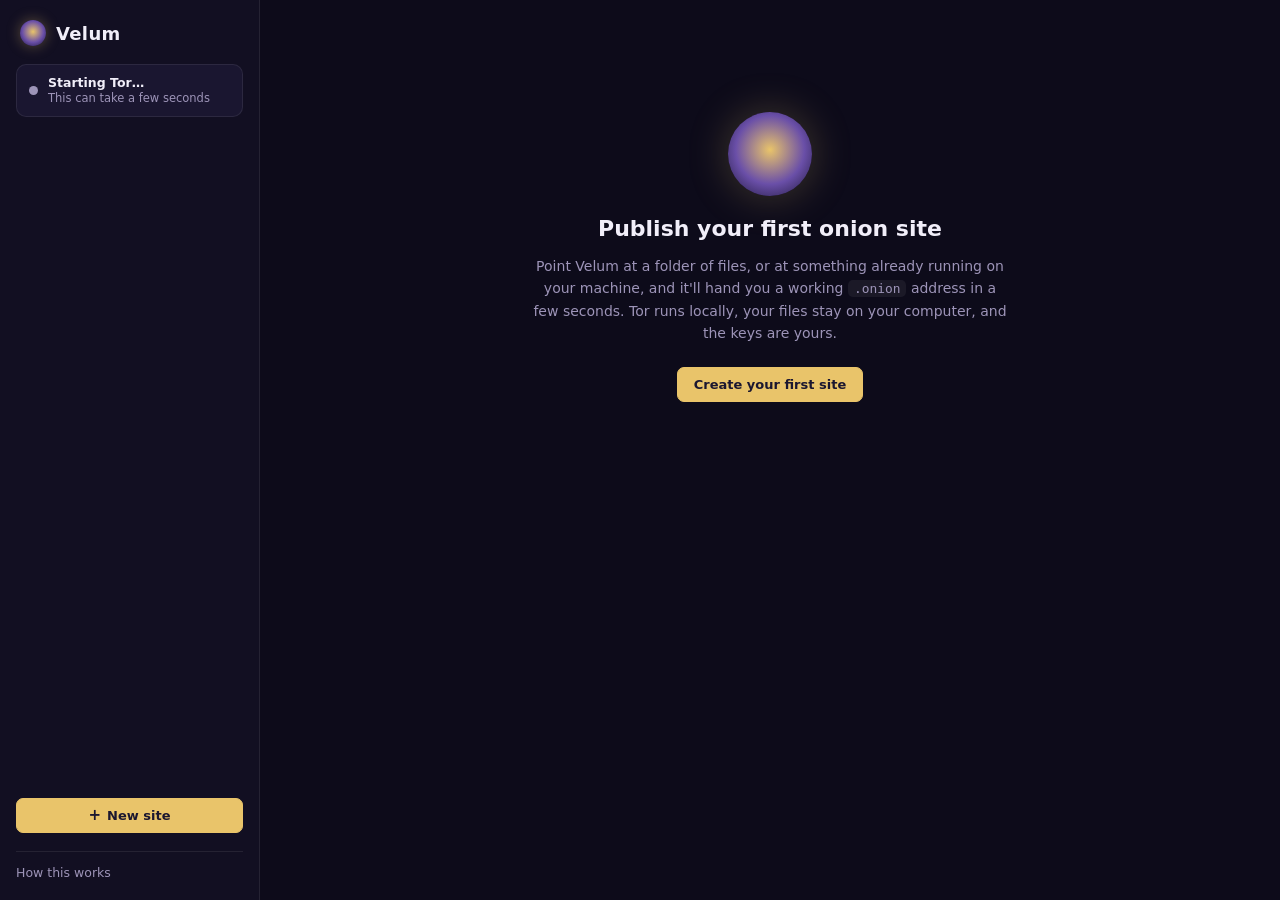
<file: src/index.html>
<!doctype html>
<html lang="en">
<head>
  <meta charset="UTF-8" />
  <meta name="viewport" content="width=device-width, initial-scale=1.0" />
  <title>Velum</title>
  <link rel="stylesheet" href="styles.css" />
</head>
<body>
  <div class="app-shell">
    <aside class="sidebar">
      <div class="brand">
        <span class="brand-mark" aria-hidden="true"></span>
        <span class="brand-name">Velum</span>
      </div>

      <div class="tor-status" id="tor-status">
        <span class="status-dot" id="status-dot"></span>
        <div class="status-text">
          <strong id="status-label">Starting Tor…</strong>
          <span id="status-sub">This can take a few seconds</span>
        </div>
      </div>

      <nav class="site-list" id="site-list" aria-label="Your sites"></nav>

      <button class="btn btn-primary btn-new-site" id="btn-new-site">
        <span class="icon-plus" aria-hidden="true">+</span> New site
      </button>

      <div class="sidebar-footer">
        <a href="#" id="link-help">How this works</a>
      </div>
    </aside>

    <main class="content" id="content">
      <!-- Empty state -->
      <section class="empty-state" id="empty-state">
        <div class="empty-illustration" aria-hidden="true"></div>
        <h1>Publish your first onion site</h1>
        <p>
          Point Velum at a folder of files, or at something already running
          on your machine, and it'll hand you a working
          <code>.onion</code> address in a few seconds. Tor runs locally,
          your files stay on your computer, and the keys are yours.
        </p>
        <button class="btn btn-primary" id="btn-empty-new-site">Create your first site</button>
      </section>

      <!-- Site detail view -->
      <section class="site-detail" id="site-detail" hidden>
        <header class="site-detail-header">
          <div>
            <h1 id="detail-name">Site name</h1>
            <span class="badge" id="detail-badge">Draft</span>
          </div>
          <div class="site-detail-actions">
            <button class="btn btn-danger-ghost" id="btn-delete-site">Delete</button>
            <button class="btn btn-primary" id="btn-toggle-publish">Publish</button>
          </div>
        </header>

        <div class="card address-card" id="address-card" hidden>
          <div class="address-row">
            <div class="onion-address" id="onion-address">xxxxxxxx.onion</div>
            <button class="btn btn-ghost" id="btn-copy-address">Copy</button>
          </div>
          <div class="address-meta">
            <span id="reachability-note">Waiting for Tor to finish connecting…</span>
          </div>
          <div class="qr-wrap" id="qr-wrap"></div>
        </div>

        <div class="card">
          <h2>Source</h2>
          <div id="source-summary" class="source-summary"></div>
        </div>

        <div class="card key-card">
          <h2>Private key</h2>
          <p class="muted">
            This key <strong>is</strong> your onion address. Anyone who has it can
            take over this exact <code>.onion</code> identity. Back it up somewhere
            safe and never share it.
          </p>
          <div class="key-reveal" id="key-reveal">
            <button class="btn btn-ghost" id="btn-reveal-key">Reveal key</button>
            <code class="key-value hidden-key" id="key-value"></code>
            <button class="btn btn-ghost hidden" id="btn-copy-key">Copy</button>
          </div>
        </div>

        <div class="card danger-zone">
          <h2>Danger zone</h2>
          <div class="danger-row">
            <div>
              <strong>Unpublish</strong>
              <p class="muted">Takes the site offline. Your address and key are kept, so you can republish later.</p>
            </div>
            <button class="btn btn-ghost" id="btn-unpublish">Unpublish</button>
          </div>
        </div>
      </section>
    </main>
  </div>

  <!-- New site modal -->
  <div class="modal-backdrop hidden" id="modal-backdrop">
    <div class="modal" role="dialog" aria-modal="true" aria-labelledby="modal-title">
      <h2 id="modal-title">New site</h2>

      <label class="field">
        <span>Name</span>
        <input type="text" id="input-name" placeholder="My blog" maxlength="60" />
      </label>

      <div class="mode-toggle" role="tablist" aria-label="Site source">
        <button class="mode-btn active" id="mode-static" role="tab" aria-selected="true">Static folder</button>
        <button class="mode-btn" id="mode-existing" role="tab" aria-selected="false">Existing local site</button>
      </div>

      <div id="mode-static-panel">
        <label class="field">
          <span>Folder to publish</span>
          <div class="folder-picker">
            <input type="text" id="input-folder" placeholder="Choose a folder…" readonly />
            <button class="btn btn-ghost" id="btn-pick-folder">Browse…</button>
          </div>
        </label>
        <p class="hint">Needs an <code>index.html</code> at the top level.</p>
        <button class="btn btn-ghost btn-starter" type="button" id="btn-use-starter">
          Don't have a site yet? Use a starter page
        </button>
      </div>

      <div id="mode-existing-panel" hidden>
        <label class="field">
          <span>Local port your site is already running on</span>
          <input type="number" id="input-port" placeholder="3000" min="1" max="65535" />
        </label>
        <p class="hint">Velum will point a new onion address at <code>127.0.0.1:&lt;port&gt;</code>.</p>
      </div>

      <div class="modal-actions">
        <button class="btn btn-ghost" id="btn-cancel-modal">Cancel</button>
        <button class="btn btn-primary" id="btn-create-site">Create site</button>
      </div>
    </div>
  </div>

  <!-- Help modal -->
  <div class="modal-backdrop hidden" id="help-backdrop">
    <div class="modal" role="dialog" aria-modal="true">
      <h2>How Velum works</h2>
      <ol class="help-steps">
        <li>Velum bundles Tor and runs it on your machine - nothing is sent to a server we run.</li>
        <li>When you publish a site, Velum generates a private key on your computer and asks Tor for a matching <code>.onion</code> address.</li>
        <li>Static folders are served by a tiny local web server inside Velum; "existing site" mode just points Tor at a port you're already running.</li>
        <li>Your address and key live in a local file on your machine. Back up the key if you want to reuse the same address elsewhere.</li>
        <li>Closing Velum stops Tor and takes your sites offline. Reopen it and hit Publish to bring them back.</li>
      </ol>
      <div class="modal-actions">
        <button class="btn btn-primary" id="btn-close-help">Got it</button>
      </div>
    </div>
  </div>

  <div class="toast" id="toast" hidden></div>

  <script src="app.js"></script>
</body>
</html>
</file>
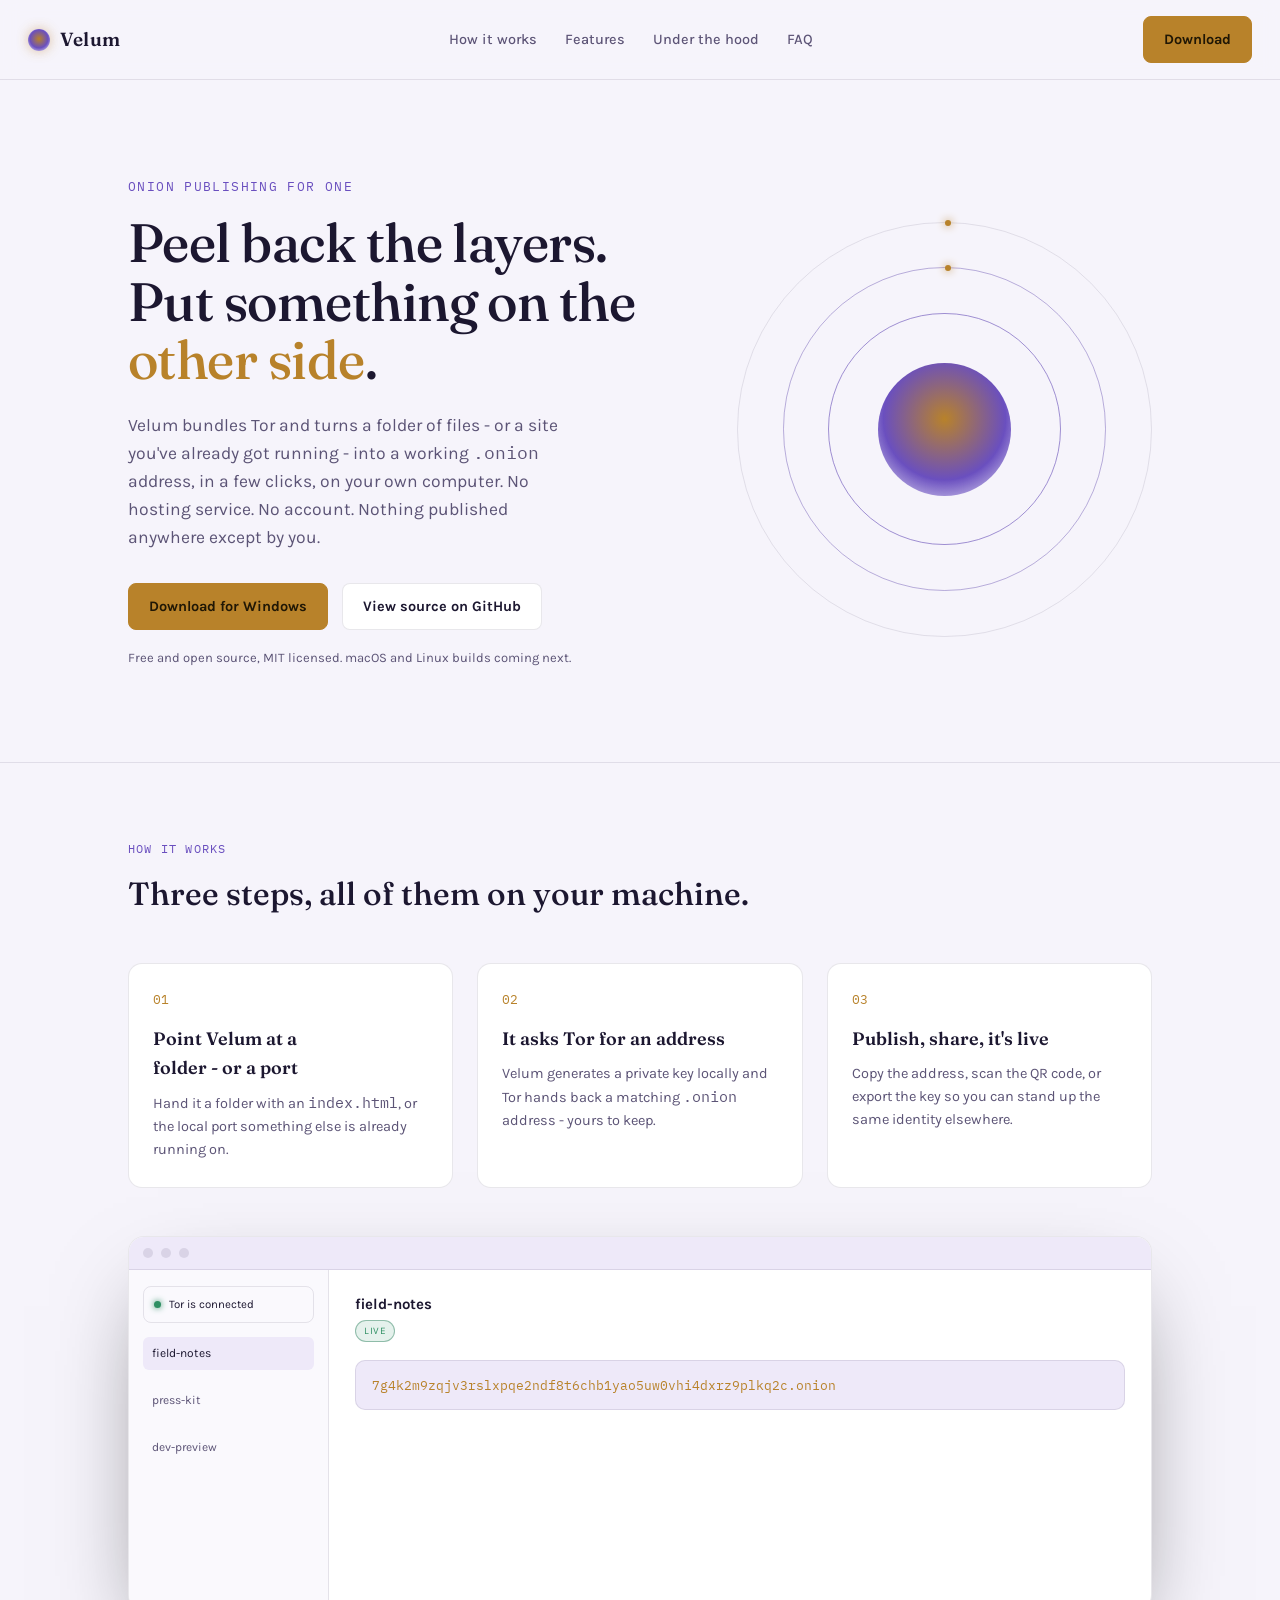
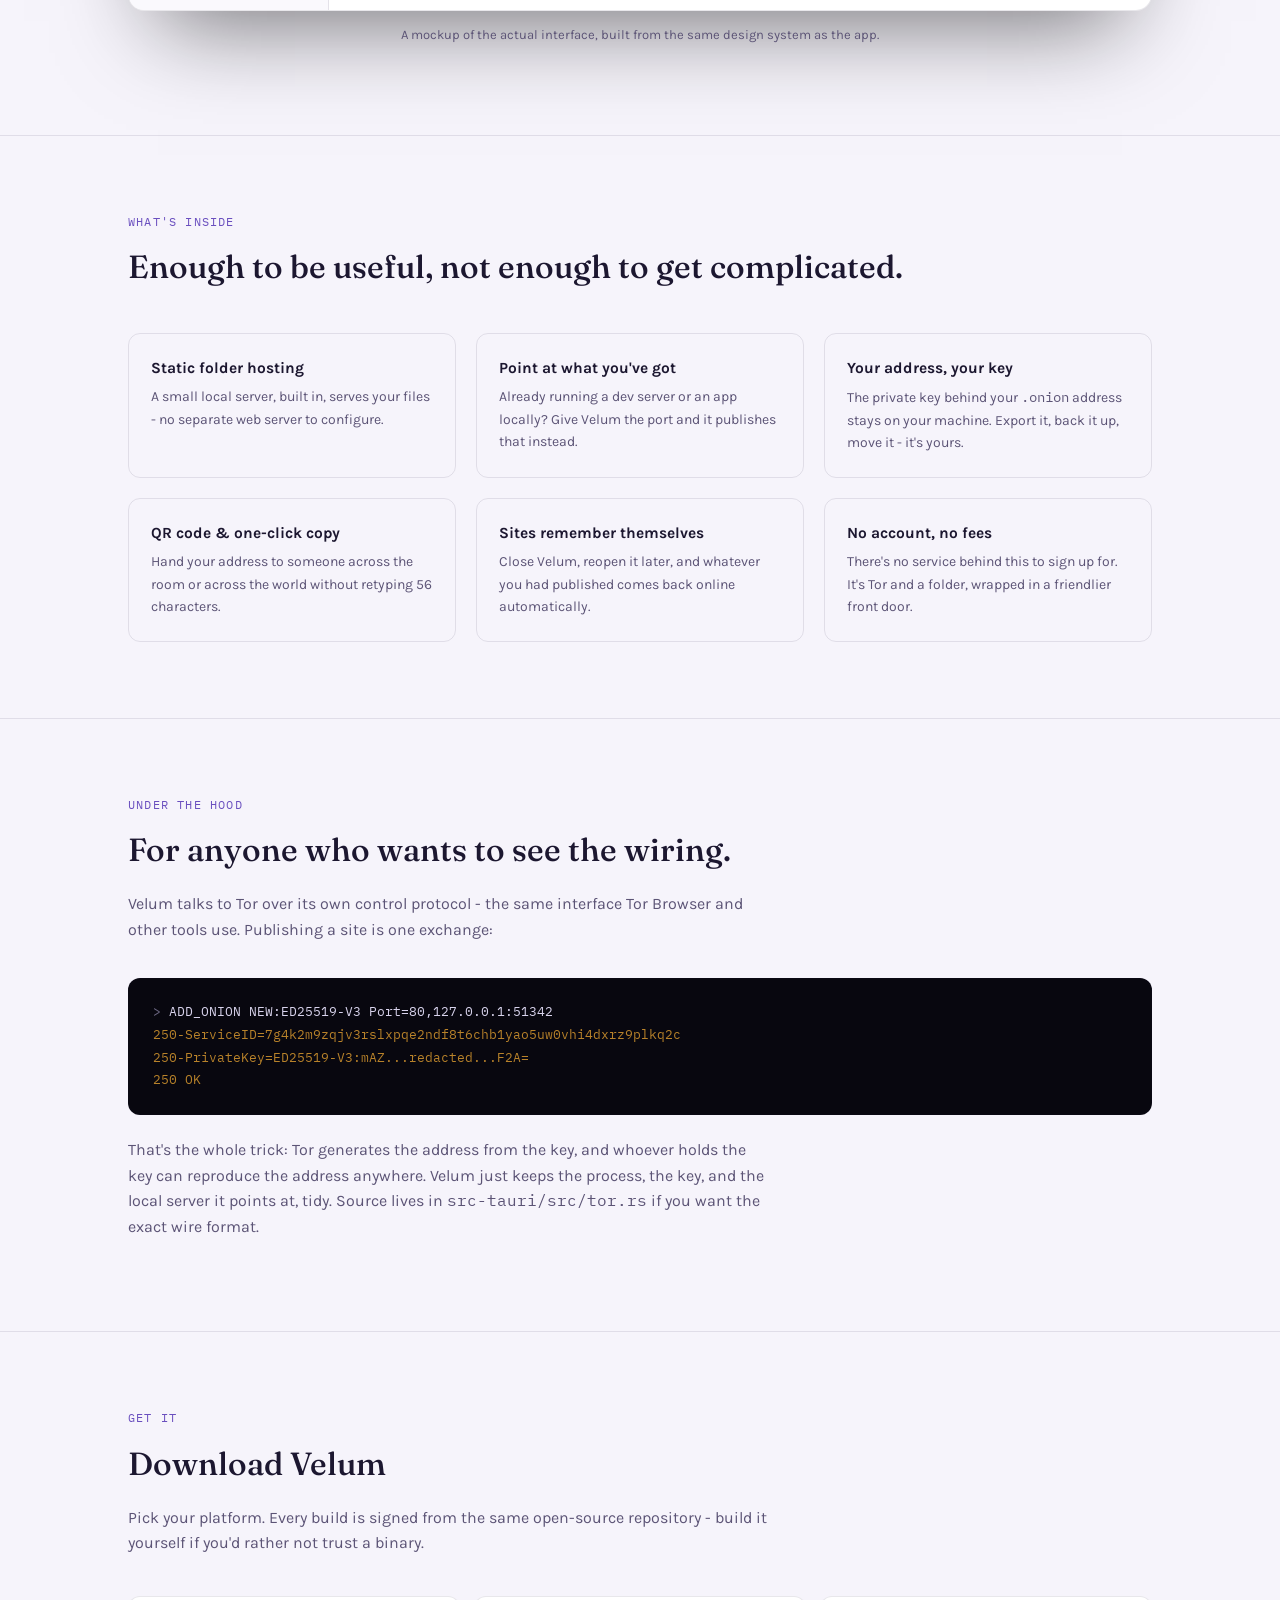
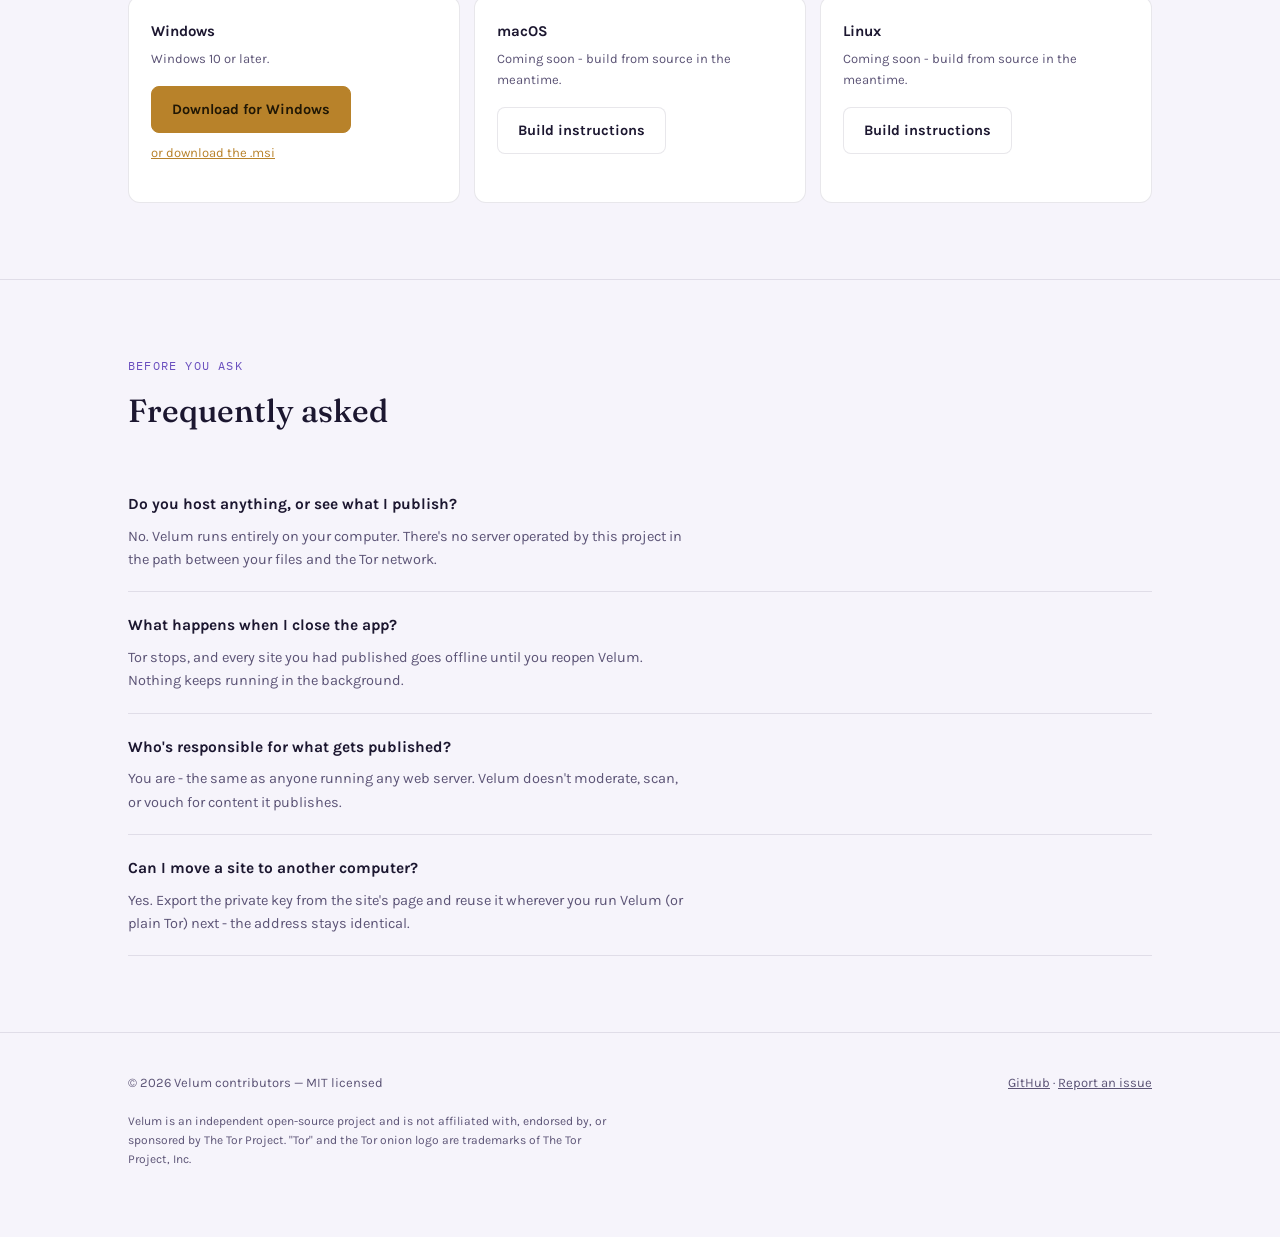
<file: website/index.html>
<!doctype html>
<html lang="en">
<head>
<meta charset="UTF-8" />
<meta name="viewport" content="width=device-width, initial-scale=1.0" />
<title>Velum</title>
<link rel="preconnect" href="https://fonts.googleapis.com">
<link rel="preconnect" href="https://fonts.gstatic.com" crossorigin>
<link href="https://fonts.googleapis.com/css2?family=Fraunces:opsz,wght@9..144,400;9..144,500;9..144,600&family=Karla:wght@400;500;600;700&family=IBM+Plex+Mono:wght@400;500&display=swap" rel="stylesheet">
<style>
  :root {
    --ink: #0d0b1a;
    --surface: #17132b;
    --surface-2: #211a3e;
    --line: rgba(233, 228, 250, 0.12);
    --thread: #8a6fd6;
    --gold: #e9c46a;
    --gold-strong: #cf9f3f;
    --text: #f1eef9;
    --text-muted: #a79fc2;
    --good: #6bc59a;

    --font-display: "Fraunces", Georgia, "Times New Roman", serif;
    --font-body: "Karla", "Segoe UI", system-ui, sans-serif;
    --font-mono: "IBM Plex Mono", "Cascadia Code", Consolas, monospace;
  }

  @media (prefers-color-scheme: light) {
    :root:not([data-theme="dark"]) {
      --ink: #f6f4fb;
      --surface: #ffffff;
      --surface-2: #eee9f9;
      --line: rgba(30, 20, 60, 0.1);
      --thread: #6a4fbf;
      --gold: #b8822a;
      --gold-strong: #96691e;
      --text: #1c1730;
      --text-muted: #5c5476;
      --good: #2f8f63;
    }
  }
  :root[data-theme="light"] {
    --ink: #f6f4fb;
    --surface: #ffffff;
    --surface-2: #eee9f9;
    --line: rgba(30, 20, 60, 0.1);
    --thread: #6a4fbf;
    --gold: #b8822a;
    --gold-strong: #96691e;
    --text: #1c1730;
    --text-muted: #5c5476;
    --good: #2f8f63;
  }

  * { box-sizing: border-box; }
  html { scroll-behavior: smooth; }

  body {
    margin: 0;
    background: var(--ink);
    color: var(--text);
    font-family: var(--font-body);
    font-size: 16px;
    line-height: 1.6;
  }

  @media (prefers-reduced-motion: reduce) {
    * { animation-duration: 0.001ms !important; animation-iteration-count: 1 !important; transition-duration: 0.001ms !important; }
  }

  a { color: var(--gold); }
  code, .mono { font-family: var(--font-mono); }

  h1, h2, h3 { font-family: var(--font-display); text-wrap: balance; margin: 0; }

  .wrap {
    max-width: 1080px;
    margin: 0 auto;
    padding: 0 28px;
  }

  .prose { max-width: 64ch; }

  /* ---------- Nav ---------- */

  header.site-nav {
    position: sticky;
    top: 0;
    z-index: 30;
    backdrop-filter: blur(10px);
    background: color-mix(in srgb, var(--ink) 78%, transparent);
    border-bottom: 1px solid var(--line);
  }

  .nav-row {
    display: flex;
    align-items: center;
    justify-content: space-between;
    padding: 16px 28px;
  }

  .brand {
    display: flex;
    align-items: center;
    gap: 10px;
    font-family: var(--font-display);
    font-size: 19px;
    font-weight: 600;
    letter-spacing: 0.01em;
  }

  .brand-mark {
    width: 22px;
    height: 22px;
    border-radius: 50%;
    background: radial-gradient(circle at 50% 45%, var(--gold) 0%, var(--thread) 55%, var(--ink) 100%);
    box-shadow: 0 0 12px color-mix(in srgb, var(--gold) 45%, transparent);
    flex-shrink: 0;
  }

  .nav-links { display: flex; align-items: center; gap: 28px; }
  .nav-links a {
    color: var(--text-muted);
    text-decoration: none;
    font-size: 14.5px;
    font-weight: 500;
  }
  .nav-links a:hover { color: var(--text); }

  .btn {
    display: inline-flex;
    align-items: center;
    gap: 8px;
    font-family: var(--font-body);
    font-weight: 700;
    font-size: 14.5px;
    padding: 11px 20px;
    border-radius: 8px;
    border: 1px solid var(--line);
    text-decoration: none;
    cursor: pointer;
    background: var(--surface);
    color: var(--text);
    transition: transform 0.12s ease, border-color 0.15s ease, background 0.15s ease;
  }
  .btn:hover { transform: translateY(-1px); border-color: color-mix(in srgb, var(--gold) 40%, var(--line)); }
  .btn-primary {
    background: var(--gold);
    border-color: var(--gold);
    color: #201705;
  }
  .btn-primary:hover { background: color-mix(in srgb, var(--gold) 88%, white 12%); }

  /* ---------- Hero ---------- */

  .hero {
    position: relative;
    padding: 96px 28px 80px;
    overflow: hidden;
  }

  .hero-grid {
    display: grid;
    grid-template-columns: 1.15fr 0.85fr;
    gap: 48px;
    align-items: center;
    max-width: 1080px;
    margin: 0 auto;
  }

  .eyebrow {
    font-family: var(--font-mono);
    font-size: 12.5px;
    letter-spacing: 0.11em;
    text-transform: uppercase;
    color: var(--thread);
    margin: 0 0 18px;
  }

  .hero h1 {
    font-size: clamp(34px, 4.6vw, 54px);
    font-weight: 500;
    line-height: 1.08;
    letter-spacing: -0.01em;
  }

  .hero h1 em {
    font-style: normal;
    color: var(--gold);
  }

  .hero p.lede {
    margin: 22px 0 32px;
    font-size: 17.5px;
    color: var(--text-muted);
    max-width: 46ch;
  }

  .hero-actions { display: flex; gap: 14px; flex-wrap: wrap; }

  .hero-note {
    margin-top: 18px;
    font-size: 13px;
    color: var(--text-muted);
  }

  /* Layered veil / onion-ring graphic */
  .veil-art {
    position: relative;
    width: 100%;
    aspect-ratio: 1;
    display: flex;
    align-items: center;
    justify-content: center;
  }

  .ring {
    position: absolute;
    border-radius: 50%;
    border: 1px solid var(--line);
  }
  .ring.r1 { width: 100%; height: 100%; animation: spin 90s linear infinite; }
  .ring.r2 { width: 78%; height: 78%; border-color: color-mix(in srgb, var(--thread) 35%, var(--line)); animation: spin 70s linear infinite reverse; }
  .ring.r3 { width: 56%; height: 56%; border-color: color-mix(in srgb, var(--thread) 55%, var(--line)); }
  .ring.core {
    width: 32%;
    height: 32%;
    border: none;
    background: radial-gradient(circle at 50% 42%, var(--gold) 0%, var(--thread) 60%, transparent 100%);
    filter: blur(0.3px);
    animation: glow 5s ease-in-out infinite;
  }
  .ring.r1::before, .ring.r2::before {
    content: "";
    position: absolute;
    width: 6px;
    height: 6px;
    border-radius: 50%;
    background: var(--gold);
    top: -3px;
    left: 50%;
    box-shadow: 0 0 8px var(--gold);
  }

  @keyframes spin { to { transform: rotate(360deg); } }
  @keyframes glow {
    0%, 100% { box-shadow: 0 0 40px 6px color-mix(in srgb, var(--gold) 35%, transparent); }
    50% { box-shadow: 0 0 62px 14px color-mix(in srgb, var(--gold) 50%, transparent); }
  }

  /* ---------- Sections ---------- */

  section { padding: 76px 28px; border-top: 1px solid var(--line); }
  section .kicker {
    font-family: var(--font-mono);
    font-size: 12px;
    letter-spacing: 0.1em;
    text-transform: uppercase;
    color: var(--thread);
    margin: 0 0 10px;
  }
  section h2 { font-size: clamp(24px, 3vw, 32px); font-weight: 500; margin-bottom: 14px; }
  section > .wrap > p.prose { color: var(--text-muted); font-size: 16px; }

  /* Steps */
  .steps {
    display: grid;
    grid-template-columns: repeat(3, 1fr);
    gap: 24px;
    margin-top: 44px;
  }
  .step {
    background: var(--surface);
    border: 1px solid var(--line);
    border-radius: 14px;
    padding: 26px 24px;
  }
  .step .num {
    font-family: var(--font-mono);
    color: var(--gold);
    font-size: 13px;
    margin-bottom: 14px;
  }
  .step h3 { font-size: 18px; font-weight: 600; margin-bottom: 8px; }
  .step p { color: var(--text-muted); font-size: 14.5px; margin: 0; }

  /* Product mockup */
  .mockup-frame {
    margin-top: 48px;
    border-radius: 16px;
    border: 1px solid var(--line);
    background: var(--surface);
    overflow: hidden;
    box-shadow: 0 40px 90px -30px rgba(0,0,0,0.55);
  }
  .mockup-titlebar {
    display: flex;
    align-items: center;
    gap: 8px;
    padding: 11px 14px;
    background: var(--surface-2);
    border-bottom: 1px solid var(--line);
  }
  .mockup-titlebar span {
    width: 10px; height: 10px; border-radius: 50%;
    background: var(--line);
  }
  .mockup-body {
    display: grid;
    grid-template-columns: 200px 1fr;
    min-height: 340px;
    font-size: 13px;
  }
  .mockup-side {
    background: color-mix(in srgb, var(--ink) 55%, var(--surface) 45%);
    border-right: 1px solid var(--line);
    padding: 16px 14px;
    display: flex;
    flex-direction: column;
    gap: 14px;
  }
  .mockup-status {
    display: flex;
    align-items: center;
    gap: 8px;
    padding: 8px 10px;
    border: 1px solid var(--line);
    border-radius: 8px;
    font-size: 11.5px;
  }
  .mockup-dot { width: 7px; height: 7px; border-radius: 50%; background: var(--good); box-shadow: 0 0 6px var(--good); }
  .mockup-site { padding: 7px 9px; border-radius: 6px; font-size: 12px; color: var(--text-muted); }
  .mockup-site.active { background: var(--surface-2); color: var(--text); }
  .mockup-main { padding: 22px 26px; }
  .mockup-main h4 { font-family: var(--font-body); font-size: 15px; margin: 0 0 4px; }
  .mockup-badge {
    display: inline-block;
    font-size: 10px;
    text-transform: uppercase;
    letter-spacing: 0.05em;
    color: var(--good);
    border: 1px solid color-mix(in srgb, var(--good) 40%, var(--line));
    background: color-mix(in srgb, var(--good) 12%, transparent);
    border-radius: 99px;
    padding: 2px 8px;
    margin-bottom: 18px;
  }
  .mockup-address {
    font-family: var(--font-mono);
    background: var(--surface-2);
    border: 1px solid var(--line);
    border-radius: 10px;
    padding: 14px 16px;
    color: var(--gold);
    font-size: 12.5px;
    word-break: break-all;
  }
  .mockup-caption {
    text-align: center;
    font-size: 13px;
    color: var(--text-muted);
    margin-top: 14px;
  }

  /* Features */
  .features {
    display: grid;
    grid-template-columns: repeat(3, 1fr);
    gap: 20px;
    margin-top: 40px;
  }
  .feature {
    padding: 22px;
    border: 1px solid var(--line);
    border-radius: 12px;
  }
  .feature h3 { font-size: 15.5px; font-weight: 700; font-family: var(--font-body); margin-bottom: 6px; }
  .feature p { margin: 0; font-size: 14px; color: var(--text-muted); }

  /* Under the hood */
  .terminal {
    margin-top: 36px;
    background: #08070f;
    border: 1px solid var(--line);
    border-radius: 12px;
    padding: 22px 24px;
    font-family: var(--font-mono);
    font-size: 13px;
    line-height: 1.75;
    overflow-x: auto;
    color: #d8d3ec;
  }
  .terminal .c-out { color: var(--gold); }
  .terminal .c-mut { color: #6f6a86; }

  /* Download */
  .download-panel {
    margin-top: 40px;
    display: flex;
    flex-wrap: wrap;
    gap: 14px;
  }
  .download-card {
    flex: 1;
    min-width: 220px;
    border: 1px solid var(--line);
    border-radius: 12px;
    padding: 22px;
    background: var(--surface);
  }
  .download-card h3 { font-family: var(--font-body); font-size: 15px; margin-bottom: 6px; }
  .download-card p { font-size: 13px; color: var(--text-muted); margin: 0 0 16px; }

  /* FAQ */
  .faq { margin-top: 36px; display: flex; flex-direction: column; gap: 1px; }
  .faq-item { border-bottom: 1px solid var(--line); padding: 20px 0; }
  .faq-item h3 { font-family: var(--font-body); font-size: 15.5px; font-weight: 700; margin-bottom: 8px; }
  .faq-item p { margin: 0; color: var(--text-muted); font-size: 14.5px; max-width: 62ch; }

  footer {
    padding: 40px 28px 56px;
    border-top: 1px solid var(--line);
  }
  .footer-row {
    display: flex;
    justify-content: space-between;
    align-items: center;
    flex-wrap: wrap;
    gap: 12px;
    font-size: 13px;
    color: var(--text-muted);
  }
  .footer-row a { color: var(--text-muted); }
  .footer-row a:hover { color: var(--text); }
  .disclaimer {
    margin-top: 18px;
    font-size: 12px;
    color: var(--text-muted);
    max-width: 70ch;
  }

  @media (max-width: 860px) {
    .hero-grid { grid-template-columns: 1fr; }
    .veil-art { max-width: 280px; margin: 0 auto; }
    .steps, .features { grid-template-columns: 1fr; }
    .mockup-body { grid-template-columns: 1fr; }
    .mockup-side { display: none; }
    .nav-links { display: none; }
  }
</style>
</head>
<body>

<header class="site-nav">
  <div class="nav-row">
    <div class="brand"><span class="brand-mark" aria-hidden="true"></span> Velum</div>
    <nav class="nav-links">
      <a href="#how">How it works</a>
      <a href="#features">Features</a>
      <a href="#hood">Under the hood</a>
      <a href="#faq">FAQ</a>
    </nav>
    <a class="btn btn-primary" href="#download">Download</a>
  </div>
</header>

<section class="hero" style="border-top:none;">
  <div class="hero-grid wrap">
    <div>
      <p class="eyebrow">Onion publishing for one</p>
      <h1>Peel back the layers.<br>Put something on the <em>other side</em>.</h1>
      <p class="lede">
        Velum bundles Tor and turns a folder of files - or a site you've already
        got running - into a working <code>.onion</code> address, in a few
        clicks, on your own computer. No hosting service. No account.
        Nothing published anywhere except by you.
      </p>
      <div class="hero-actions">
        <a class="btn btn-primary" href="#download">Download for Windows</a>
        <a class="btn" href="https://github.com/Danny-MCD/velum">View source on GitHub</a>
      </div>
      <p class="hero-note">Free and open source, MIT licensed. macOS and Linux builds coming next.</p>
    </div>
    <div class="veil-art" aria-hidden="true">
      <div class="ring r1"></div>
      <div class="ring r2"></div>
      <div class="ring r3"></div>
      <div class="ring core"></div>
    </div>
  </div>
</section>

<section id="how">
  <div class="wrap">
    <p class="kicker">How it works</p>
    <h2>Three steps, all of them on your machine.</h2>
    <div class="steps">
      <div class="step">
        <div class="num">01</div>
        <h3>Point Velum at a folder - or a port</h3>
        <p>Hand it a folder with an <code>index.html</code>, or the local port something else is already running on.</p>
      </div>
      <div class="step">
        <div class="num">02</div>
        <h3>It asks Tor for an address</h3>
        <p>Velum generates a private key locally and Tor hands back a matching <code>.onion</code> address - yours to keep.</p>
      </div>
      <div class="step">
        <div class="num">03</div>
        <h3>Publish, share, it's live</h3>
        <p>Copy the address, scan the QR code, or export the key so you can stand up the same identity elsewhere.</p>
      </div>
    </div>

    <div class="mockup-frame">
      <div class="mockup-titlebar"><span></span><span></span><span></span></div>
      <div class="mockup-body">
        <div class="mockup-side">
          <div class="mockup-status"><span class="mockup-dot"></span> Tor is connected</div>
          <div class="mockup-site active">field-notes</div>
          <div class="mockup-site">press-kit</div>
          <div class="mockup-site">dev-preview</div>
        </div>
        <div class="mockup-main">
          <h4>field-notes</h4>
          <span class="mockup-badge">Live</span>
          <div class="mockup-address">7g4k2m9zqjv3rslxpqe2ndf8t6chb1yao5uw0vhi4dxrz9plkq2c.onion</div>
        </div>
      </div>
    </div>
    <p class="mockup-caption">A mockup of the actual interface, built from the same design system as the app.</p>
  </div>
</section>

<section id="features">
  <div class="wrap">
    <p class="kicker">What's inside</p>
    <h2>Enough to be useful, not enough to get complicated.</h2>
    <div class="features">
      <div class="feature">
        <h3>Static folder hosting</h3>
        <p>A small local server, built in, serves your files - no separate web server to configure.</p>
      </div>
      <div class="feature">
        <h3>Point at what you've got</h3>
        <p>Already running a dev server or an app locally? Give Velum the port and it publishes that instead.</p>
      </div>
      <div class="feature">
        <h3>Your address, your key</h3>
        <p>The private key behind your <code>.onion</code> address stays on your machine. Export it, back it up, move it - it's yours.</p>
      </div>
      <div class="feature">
        <h3>QR code &amp; one-click copy</h3>
        <p>Hand your address to someone across the room or across the world without retyping 56 characters.</p>
      </div>
      <div class="feature">
        <h3>Sites remember themselves</h3>
        <p>Close Velum, reopen it later, and whatever you had published comes back online automatically.</p>
      </div>
      <div class="feature">
        <h3>No account, no fees</h3>
        <p>There's no service behind this to sign up for. It's Tor and a folder, wrapped in a friendlier front door.</p>
      </div>
    </div>
  </div>
</section>

<section id="hood">
  <div class="wrap">
    <p class="kicker">Under the hood</p>
    <h2>For anyone who wants to see the wiring.</h2>
    <p class="prose">
      Velum talks to Tor over its own control protocol - the same interface
      Tor Browser and other tools use. Publishing a site is one exchange:
    </p>
    <div class="terminal">
<div><span class="c-mut">&gt;</span> ADD_ONION NEW:ED25519-V3 Port=80,127.0.0.1:51342</div>
<div class="c-out">250-ServiceID=7g4k2m9zqjv3rslxpqe2ndf8t6chb1yao5uw0vhi4dxrz9plkq2c</div>
<div class="c-out">250-PrivateKey=ED25519-V3:mAZ...redacted...F2A=</div>
<div class="c-out">250 OK</div>
    </div>
    <p class="prose" style="margin-top:22px;">
      That's the whole trick: Tor generates the address from the key, and
      whoever holds the key can reproduce the address anywhere. Velum just
      keeps the process, the key, and the local server it points at, tidy.
      Source lives in
      <code>src-tauri/src/tor.rs</code> if you want the exact wire format.
    </p>
  </div>
</section>

<section id="download">
  <div class="wrap">
    <p class="kicker">Get it</p>
    <h2>Download Velum</h2>
    <p class="prose">Pick your platform. Every build is signed from the same open-source repository - build it yourself if you'd rather not trust a binary.</p>
    <div class="download-panel">
      <div class="download-card">
        <h3>Windows</h3>
        <p>Windows 10 or later.</p>
        <a class="btn btn-primary" href="https://github.com/Danny-MCD/velum/releases/latest/download/velum-x64-setup.exe">Download for Windows</a>
        <p style="margin-top:10px;"><a href="https://github.com/Danny-MCD/velum/releases/latest/download/velum-x64.msi">or download the .msi</a></p>
      </div>
      <div class="download-card">
        <h3>macOS</h3>
        <p>Coming soon - build from source in the meantime.</p>
        <a class="btn" href="https://github.com/Danny-MCD/velum#building-it-yourself">Build instructions</a>
      </div>
      <div class="download-card">
        <h3>Linux</h3>
        <p>Coming soon - build from source in the meantime.</p>
        <a class="btn" href="https://github.com/Danny-MCD/velum#building-it-yourself">Build instructions</a>
      </div>
    </div>
  </div>
</section>

<section id="faq">
  <div class="wrap">
    <p class="kicker">Before you ask</p>
    <h2>Frequently asked</h2>
    <div class="faq">
      <div class="faq-item">
        <h3>Do you host anything, or see what I publish?</h3>
        <p>No. Velum runs entirely on your computer. There's no server operated by this project in the path between your files and the Tor network.</p>
      </div>
      <div class="faq-item">
        <h3>What happens when I close the app?</h3>
        <p>Tor stops, and every site you had published goes offline until you reopen Velum. Nothing keeps running in the background.</p>
      </div>
      <div class="faq-item">
        <h3>Who's responsible for what gets published?</h3>
        <p>You are - the same as anyone running any web server. Velum doesn't moderate, scan, or vouch for content it publishes.</p>
      </div>
      <div class="faq-item">
        <h3>Can I move a site to another computer?</h3>
        <p>Yes. Export the private key from the site's page and reuse it wherever you run Velum (or plain Tor) next - the address stays identical.</p>
      </div>
    </div>
  </div>
</section>

<footer>
  <div class="wrap">
    <div class="footer-row">
      <span>&copy; 2026 Velum contributors &mdash; MIT licensed</span>
      <span><a href="https://github.com/Danny-MCD/velum">GitHub</a> &middot; <a href="https://github.com/Danny-MCD/velum/issues">Report an issue</a></span>
    </div>
    <p class="disclaimer">
      Velum is an independent open-source project and is not affiliated with,
      endorsed by, or sponsored by The Tor Project. "Tor" and the Tor onion
      logo are trademarks of The Tor Project, Inc.
    </p>
  </div>
</footer>

</body>
</html>
</file>
<file: src/styles.css>
:root {
  --bg: #0d0b1a;
  --sidebar-bg: #120f22;
  --card-bg: #1a1630;
  --card-bg-hover: #201b3a;
  --border: rgba(255, 255, 255, 0.08);
  --text: #f1eef9;
  --text-muted: #9d94b8;
  --accent: #e9c46a;
  --accent-hover: #f2d68a;
  --accent-contrast: #1b1730;
  --danger: #e5637a;
  --danger-bg: rgba(229, 99, 122, 0.12);
  --success: #6bc59a;
  --radius-lg: 16px;
  --radius-md: 10px;
  --radius-sm: 7px;
  font-family: "Segoe UI", system-ui, -apple-system, sans-serif;
}

* {
  box-sizing: border-box;
}

body {
  margin: 0;
  background: var(--bg);
  color: var(--text);
  font-size: 14px;
  overflow: hidden;
}

button {
  font-family: inherit;
}

code {
  font-family: "Cascadia Code", "SFMono-Regular", Consolas, monospace;
  background: rgba(255, 255, 255, 0.06);
  padding: 1px 6px;
  border-radius: 5px;
  font-size: 0.92em;
}

.app-shell {
  display: grid;
  grid-template-columns: 260px 1fr;
  height: 100vh;
}

/* ---------- Sidebar ---------- */

.sidebar {
  background: var(--sidebar-bg);
  border-right: 1px solid var(--border);
  display: flex;
  flex-direction: column;
  padding: 20px 16px;
  gap: 18px;
}

.brand {
  display: flex;
  align-items: center;
  gap: 10px;
  padding: 0 4px;
}

.brand-mark {
  width: 26px;
  height: 26px;
  border-radius: 50%;
  background: radial-gradient(circle at 50% 45%, var(--accent) 0%, #6a4fa8 55%, #1a1436 100%);
  box-shadow: 0 0 14px rgba(233, 196, 106, 0.35);
  flex-shrink: 0;
}

.brand-name {
  font-size: 18px;
  font-weight: 600;
  letter-spacing: 0.02em;
}

.tor-status {
  display: flex;
  align-items: center;
  gap: 10px;
  padding: 10px 12px;
  background: var(--card-bg);
  border: 1px solid var(--border);
  border-radius: var(--radius-md);
}

.status-dot {
  width: 9px;
  height: 9px;
  border-radius: 50%;
  background: var(--text-muted);
  flex-shrink: 0;
}

.status-dot.starting,
.status-dot.bootstrapping {
  background: var(--accent);
  animation: pulse 1.4s ease-in-out infinite;
}

.status-dot.running {
  background: var(--success);
}

.status-dot.failed {
  background: var(--danger);
}

@keyframes pulse {
  0%, 100% { opacity: 1; }
  50% { opacity: 0.35; }
}

.status-text {
  display: flex;
  flex-direction: column;
  line-height: 1.3;
  min-width: 0;
}

.status-text strong {
  font-size: 12.5px;
  font-weight: 600;
}

.status-text span {
  font-size: 11.5px;
  color: var(--text-muted);
}

.site-list {
  flex: 1;
  overflow-y: auto;
  display: flex;
  flex-direction: column;
  gap: 4px;
  margin: 0 -4px;
  padding: 0 4px;
}

.site-item {
  display: flex;
  align-items: center;
  gap: 9px;
  padding: 9px 10px;
  border-radius: var(--radius-sm);
  cursor: pointer;
  border: 1px solid transparent;
  text-align: left;
  background: none;
  color: var(--text);
  width: 100%;
}

.site-item:hover {
  background: var(--card-bg);
}

.site-item.active {
  background: var(--card-bg-hover);
  border-color: var(--border);
}

.site-item .dot {
  width: 7px;
  height: 7px;
  border-radius: 50%;
  background: var(--text-muted);
  flex-shrink: 0;
}

.site-item.live .dot {
  background: var(--success);
  box-shadow: 0 0 6px rgba(107, 197, 154, 0.6);
}

.site-item-name {
  overflow: hidden;
  text-overflow: ellipsis;
  white-space: nowrap;
  font-size: 13px;
}

.site-list-empty {
  color: var(--text-muted);
  font-size: 12.5px;
  padding: 10px;
}

.sidebar-footer {
  border-top: 1px solid var(--border);
  padding-top: 12px;
}

.sidebar-footer a {
  color: var(--text-muted);
  font-size: 12.5px;
  text-decoration: none;
}

.sidebar-footer a:hover {
  color: var(--text);
}

/* ---------- Buttons ---------- */

.btn {
  border: 1px solid var(--border);
  background: var(--card-bg);
  color: var(--text);
  padding: 9px 16px;
  border-radius: var(--radius-sm);
  font-size: 13px;
  font-weight: 600;
  cursor: pointer;
  transition: background 0.15s ease, border-color 0.15s ease, transform 0.05s ease;
}

.btn:hover {
  background: var(--card-bg-hover);
}

.btn:active {
  transform: scale(0.98);
}

.btn:focus-visible {
  outline: 2px solid var(--accent);
  outline-offset: 1px;
}

.btn-primary {
  background: var(--accent);
  border-color: var(--accent);
  color: var(--accent-contrast);
}

.btn-primary:hover {
  background: var(--accent-hover);
}

.btn-ghost {
  background: transparent;
}

.btn-danger-ghost {
  background: transparent;
  border-color: var(--danger);
  color: var(--danger);
}

.btn-danger-ghost:hover {
  background: var(--danger-bg);
}

.btn-new-site {
  width: 100%;
  justify-content: center;
  display: flex;
  align-items: center;
  gap: 6px;
}

.icon-plus {
  font-size: 15px;
  line-height: 1;
}

/* ---------- Main content ---------- */

.content {
  overflow-y: auto;
  padding: 40px 48px;
}

.empty-state {
  max-width: 480px;
  margin: 8vh auto 0;
  text-align: center;
  display: flex;
  flex-direction: column;
  align-items: center;
  gap: 14px;
}

.empty-state[hidden] {
  display: none;
}

.empty-illustration {
  width: 84px;
  height: 84px;
  border-radius: 50%;
  background: radial-gradient(circle at 50% 45%, var(--accent) 0%, #6a4fa8 55%, #1a1436 100%);
  box-shadow: 0 0 40px rgba(233, 196, 106, 0.25);
  margin-bottom: 6px;
}

.empty-state h1 {
  font-size: 22px;
  margin: 0;
}

.empty-state p {
  color: var(--text-muted);
  line-height: 1.6;
  margin: 0 0 8px;
}

.site-detail {
  max-width: 640px;
  display: flex;
  flex-direction: column;
  gap: 20px;
}

.site-detail[hidden] {
  display: none;
}

.site-detail-header {
  display: flex;
  justify-content: space-between;
  align-items: flex-start;
  gap: 16px;
}

.site-detail-header h1 {
  margin: 0 0 6px;
  font-size: 21px;
}

.site-detail-actions {
  display: flex;
  gap: 10px;
  flex-shrink: 0;
}

.badge {
  display: inline-block;
  font-size: 11px;
  font-weight: 600;
  text-transform: uppercase;
  letter-spacing: 0.04em;
  padding: 3px 9px;
  border-radius: 999px;
  background: var(--card-bg);
  border: 1px solid var(--border);
  color: var(--text-muted);
}

.badge.live {
  color: var(--success);
  border-color: rgba(107, 197, 154, 0.4);
  background: rgba(107, 197, 154, 0.1);
}

.card {
  background: var(--card-bg);
  border: 1px solid var(--border);
  border-radius: var(--radius-lg);
  padding: 20px 22px;
}

.card h2 {
  margin: 0 0 10px;
  font-size: 14px;
  color: var(--text-muted);
  text-transform: uppercase;
  letter-spacing: 0.05em;
  font-weight: 600;
}

.muted {
  color: var(--text-muted);
  line-height: 1.6;
  margin: 0 0 12px;
  font-size: 13px;
}

.address-card {
  background: linear-gradient(160deg, #241d42, var(--card-bg) 60%);
}

.address-row {
  display: flex;
  align-items: center;
  gap: 12px;
}

.onion-address {
  font-family: "Cascadia Code", "SFMono-Regular", Consolas, monospace;
  font-size: 15px;
  word-break: break-all;
  flex: 1;
  color: var(--accent);
}

.address-meta {
  margin-top: 10px;
  font-size: 12px;
  color: var(--text-muted);
}

.qr-wrap {
  margin-top: 16px;
  background: white;
  border-radius: var(--radius-md);
  padding: 12px;
  width: fit-content;
}

.qr-wrap svg {
  display: block;
  width: 140px;
  height: 140px;
}

.source-summary {
  font-size: 13px;
  color: var(--text);
  display: flex;
  align-items: center;
  gap: 8px;
  flex-wrap: wrap;
}

.key-reveal {
  display: flex;
  align-items: center;
  gap: 10px;
  flex-wrap: wrap;
}

.key-value {
  flex: 1;
  min-width: 0;
  word-break: break-all;
  font-size: 12px;
  padding: 8px 10px;
}

.key-value.hidden-key {
  display: none;
}

.hidden {
  display: none !important;
}

.danger-zone h2 {
  color: var(--danger);
}

.danger-row {
  display: flex;
  align-items: center;
  justify-content: space-between;
  gap: 16px;
}

.danger-row .muted {
  margin: 4px 0 0;
}

/* ---------- Modal ---------- */

.modal-backdrop {
  position: fixed;
  inset: 0;
  background: rgba(6, 5, 14, 0.6);
  backdrop-filter: blur(2px);
  display: flex;
  align-items: center;
  justify-content: center;
  z-index: 10;
}

.modal-backdrop.hidden {
  display: none;
}

.modal {
  background: var(--card-bg);
  border: 1px solid var(--border);
  border-radius: var(--radius-lg);
  padding: 26px 28px;
  width: 420px;
  max-width: calc(100vw - 40px);
  box-shadow: 0 24px 60px rgba(0, 0, 0, 0.5);
}

.modal h2 {
  margin: 0 0 18px;
  font-size: 17px;
}

.field {
  display: flex;
  flex-direction: column;
  gap: 6px;
  margin-bottom: 14px;
  font-size: 12.5px;
  color: var(--text-muted);
}

.field input {
  background: var(--bg);
  border: 1px solid var(--border);
  border-radius: var(--radius-sm);
  padding: 9px 11px;
  color: var(--text);
  font-size: 13.5px;
}

.field input:focus {
  outline: 2px solid var(--accent);
  outline-offset: 0;
}

.folder-picker {
  display: flex;
  gap: 8px;
}

.folder-picker input {
  flex: 1;
}

.hint {
  font-size: 11.5px;
  color: var(--text-muted);
  margin: -8px 0 14px;
}

.btn-starter {
  display: block;
  width: 100%;
  border-style: dashed;
  color: var(--text-muted);
  font-weight: 500;
  font-size: 12.5px;
  padding: 9px 12px;
}

.btn-starter:hover {
  color: var(--text);
}

.mode-toggle {
  display: flex;
  background: var(--bg);
  border: 1px solid var(--border);
  border-radius: var(--radius-sm);
  padding: 3px;
  margin-bottom: 16px;
}

.mode-btn {
  flex: 1;
  border: none;
  background: transparent;
  color: var(--text-muted);
  padding: 8px 10px;
  border-radius: 6px;
  font-size: 12.5px;
  font-weight: 600;
  cursor: pointer;
}

.mode-btn.active {
  background: var(--card-bg-hover);
  color: var(--text);
}

.modal-actions {
  display: flex;
  justify-content: flex-end;
  gap: 10px;
  margin-top: 8px;
}

.help-steps {
  margin: 0 0 18px;
  padding-left: 20px;
  color: var(--text);
  line-height: 1.7;
  font-size: 13px;
}

.help-steps li {
  margin-bottom: 6px;
}

/* ---------- Toast ---------- */

.toast {
  position: fixed;
  bottom: 24px;
  left: 50%;
  transform: translateX(-50%);
  background: var(--card-bg-hover);
  border: 1px solid var(--border);
  color: var(--text);
  padding: 10px 18px;
  border-radius: 999px;
  font-size: 12.5px;
  box-shadow: 0 10px 30px rgba(0, 0, 0, 0.4);
  z-index: 20;
}

.toast[hidden] {
  display: none;
}
</file>
